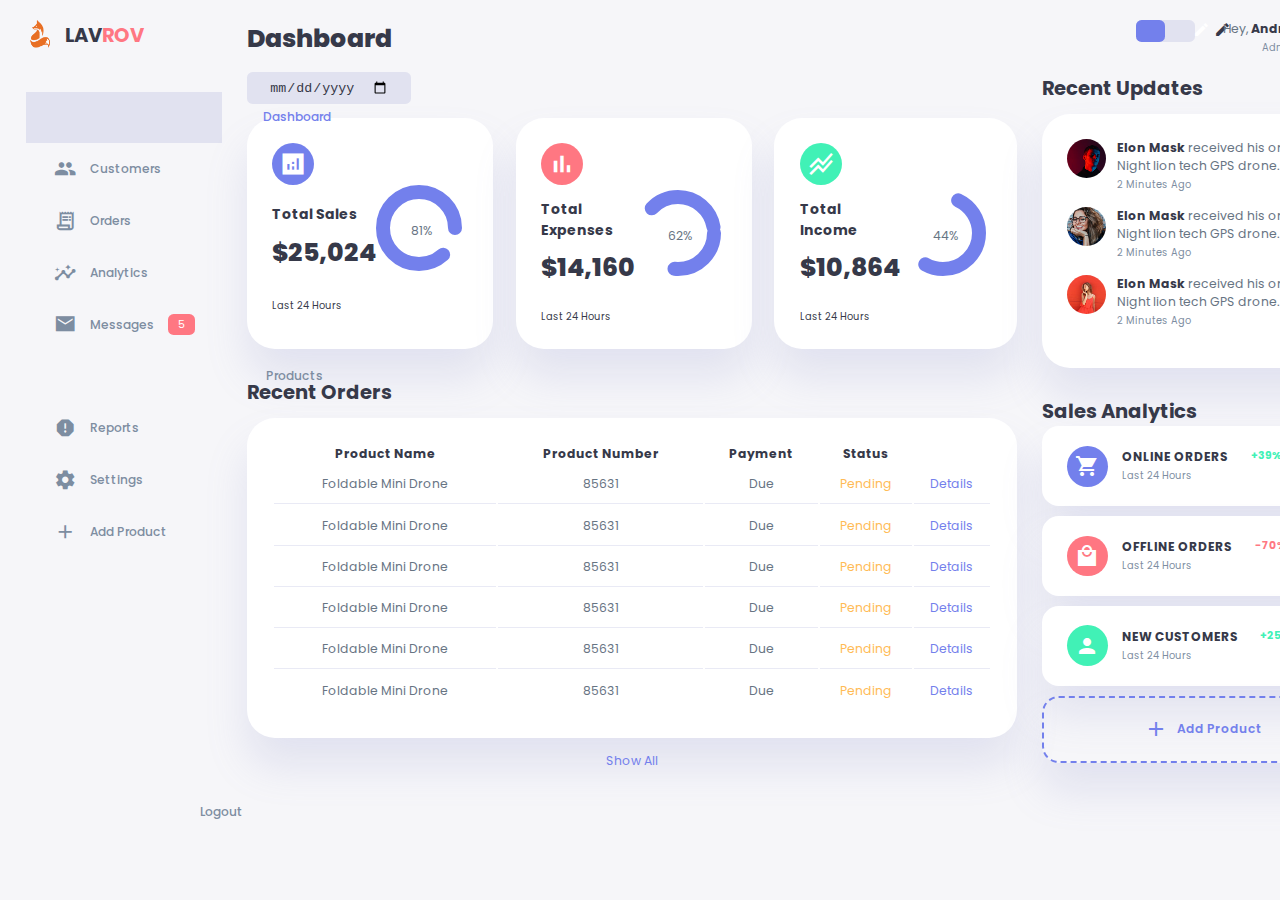
<file: admin_dashboard/index.html>
<!DOCTYPE html>
<html lang="en">
<head>
    <meta charset="UTF-8">
    <meta http-equiv="X-UA-Compatible" content="IE=edge">
    <meta name="viewport" content="width=device-width, initial-scale=1.0">
    <title>Responsive Dashboard</title>
    <!-- MATERIAL CDN-->
    <link rel="stylesheet" href="https://fonts.googleapis.com/icon?family=Material+Icons+Sharp">
    <!-- STYLESHEET -->
    <link rel="stylesheet" href="./style.css">
</head>
<body>
    <div class="container">
        <aside>
            <div class="top">
                <div class="logo">
                    <img src="./images/logo-new.png">
                    <h2>LAV<span class="danger">ROV</span></h2>
                </div>
                <div class="close" id="close-btn">
                    <span class="material-icons-sharp">close</span>
                </div>
            </div>

            <div class="sidebar">
                <a href="#" class="active">
                    <span class="material-icons-sharp">grid_view</span>
                    <h3>Dashboard</h3>
                </a>
                <a href="#">
                    <span class="material-icons-sharp">group</span>                    
                    <h3>Customers</h3>
                </a>
                <a href="#">
                    <span class="material-icons-sharp">receipt_long</span>
                    <h3>Orders</h3>
                </a>
                <a href="#">
                    <span class="material-icons-sharp">insights</span>                    
                    <h3>Analytics</h3>
                </a>
                <a href="#">
                    <span class="material-icons-sharp">mail</span>                    
                    <h3>Messages</h3>
                    <span class="message-count">5</span>
                </a>
                <a href="#">
                    <span class="material-icons-sharp">inventory</span>                    
                    <h3>Products</h3>
                </a>
                <a href="#">
                    <span class="material-icons-sharp">report</span>                    
                    <h3>Reports</h3>
                </a>
                <a href="#">
                    <span class="material-icons-sharp">settings</span>                    
                    <h3>Settings</h3>
                </a>
                <a href="#">
                    <span class="material-icons-sharp">add</span>                    
                    <h3>Add Product</h3>
                </a>
                <a href="#">
                    <span class="material-icons-sharp">logout</span>                    
                    <h3>Logout</h3>
                </a>
            </div>
        </aside>
        <!-- END OF ASIDE -->
        <main>
            <h1>Dashboard</h1>

            <div class="date">
                <input type="date">
            </div>

            <div class="insights">
                <div class="sales">
                    <span class="material-icons-sharp">analytics</span>
                    <div class="middle">
                        <div class="lef">
                            <h3>Total Sales</h3>
                            <h1>$25,024</h1>
                        </div>
                        <div class="progress">
                            <svg>
                                <circle cx='38' cy='38' r='36'></circle>
                            </svg>
                            <div class="number">
                                <p>81%</p>
                            </div>
                        </div>
                    </div>
                    <small class="text-mute">Last 24 Hours</small>
                </div>
                <!-- END OF SALES -->
                <div class="expenses">
                    <span class="material-icons-sharp">bar_chart</span>                    
                    <div class="middle">
                        <div class="lef">
                            <h3>Total Expenses</h3>
                            <h1>$14,160</h1>
                        </div>
                        <div class="progress">
                            <svg>
                                <circle cx='38' cy='38' r='36'></circle>
                            </svg>
                            <div class="number">
                                <p>62%</p>
                            </div>
                        </div>
                    </div>
                    <small class="text-mute">Last 24 Hours</small>
                </div>
                <!-- END OF EXPENSES -->
                <div class="income">
                    <span class="material-icons-sharp">stacked_line_chart</span>                    
                    <div class="middle">
                        <div class="lef">
                            <h3>Total Income</h3>
                            <h1>$10,864</h1>
                        </div>
                        <div class="progress">
                            <svg>
                                <circle cx='38' cy='38' r='36'></circle>
                            </svg>
                            <div class="number">
                                <p>44%</p>
                            </div>
                        </div>
                    </div>
                    <small class="text-mute">Last 24 Hours</small>
                </div>
                <!-- END OF INCOMES -->
            </div>
            <!-- END OF INSIGHTS -->

            <div class="recent-orders">
                <h2>Recent Orders</h2>
                <table>
                    <thead>
                        <tr>
                            <th>Product Name</th>
                            <th>Product Number</th>
                            <th>Payment </th>
                            <th>Status</th>
                            <th></th>
                        </tr>
                    </thead>
                    <tbody>
                        <tr>
                            <td>Foldable Mini Drone</td>
                            <td>85631</td>
                            <td>Due</td>
                            <td class="warning">Pending</td>
                            <td class="primary">Details</td>
                        </tr>
                        <tr>
                            <td>Foldable Mini Drone</td>
                            <td>85631</td>
                            <td>Due</td>
                            <td class="warning">Pending</td>
                            <td class="primary">Details</td>
                        </tr>
                        <tr>
                            <td>Foldable Mini Drone</td>
                            <td>85631</td>
                            <td>Due</td>
                            <td class="warning">Pending</td>
                            <td class="primary">Details</td>
                        </tr>
                        <tr>
                            <td>Foldable Mini Drone</td>
                            <td>85631</td>
                            <td>Due</td>
                            <td class="warning">Pending</td>
                            <td class="primary">Details</td>
                        </tr>
                        <tr>
                            <td>Foldable Mini Drone</td>
                            <td>85631</td>
                            <td>Due</td>
                            <td class="warning">Pending</td>
                            <td class="primary">Details</td>
                        </tr>
                        <tr>
                            <td>Foldable Mini Drone</td>
                            <td>85631</td>
                            <td>Due</td>
                            <td class="warning">Pending</td>
                            <td class="primary">Details</td>
                        </tr>
                    </tbody>
                </table>
                <a href="#">Show All</a>
            </div>
        </main>
        <!-- END OF MAIN -->

        <div class="right">
            <div class="top">
                <button id="menu-btn">
                    <span class="material-icons-sharp">menu</span>
                </button>
                <div class="theme-toggler">
                    <span class="material-icons-sharp active">light_mode</span>
                    <span class="material-icons-sharp">dark_mode</span>
                </div>
                <div class="profile">
                    <div class="info">
                        <p>Hey, <b>Andrei</b></p>
                        <small class="text-muted">Admin</small>
                    </div>
                    <div class="profile-photo">
                        <img src="./images/profile-1-new.jpg">
                    </div>
                </div>
            </div>
            <!-- END OF TOP -->

            <div class="recent-updates">
                <h2>Recent Updates</h2>
                <div class="updates">
                    <div class="update">
                        <div class="profile-photo">
                            <img src="./images/profile-2.jpg">
                        </div>
                        <div class="message">
                            <p><b>Elon Mask</b> received his order of Night lion tech 
                            GPS drone.</p>
                            <small class="text-muted">2 Minutes Ago</small>
                        </div>
                    </div>
                    <div class="update">
                        <div class="profile-photo">
                            <img src="./images/profile-3.jpg">
                        </div>
                        <div class="message">
                            <p><b>Elon Mask</b> received his order of Night lion tech 
                            GPS drone.</p>
                            <small class="text-muted">2 Minutes Ago</small>
                        </div>
                    </div>
                    <div class="update">
                        <div class="profile-photo">
                            <img src="./images/profile-4.jpg">
                        </div>
                        <div class="message">
                            <p><b>Elon Mask</b> received his order of Night lion tech 
                            GPS drone.</p>
                            <small class="text-muted">2 Minutes Ago</small>
                        </div>
                    </div>
                </div>
            </div>
            <!-- END OF RECENT UPDATES -->

            <div class="sales-analytics">
                <h2>Sales Analytics</h2>
                <div class="item online">
                    <div class="icon">
                        <span class="material-icons-sharp">shopping_cart</span>
                    </div>
                    <div class="right">
                        <div class="info">
                            <h3>ONLINE ORDERS</h3>
                            <small class="text-muted">Last 24 Hours</small>
                        </div>
                        <h5 class="success">+39%</h5>
                        <h3>3849</h3>
                    </div>
                </div>
                <div class="item offline">
                    <div class="icon">
                        <span class="material-icons-sharp">local_mall</span>
                    </div>
                    <div class="right">
                        <div class="info">
                            <h3>OFFLINE ORDERS</h3>
                            <small class="text-muted">Last 24 Hours</small>
                        </div>
                        <h5 class="danger">-70%</h5>
                        <h3>1100</h3>
                    </div>
                </div>
                <div class="item customers">
                    <div class="icon">
                        <span class="material-icons-sharp">person</span>
                    </div>
                    <div class="right">
                        <div class="info">
                            <h3>NEW CUSTOMERS</h3>
                            <small class="text-muted">Last 24 Hours</small>
                        </div>
                        <h5 class="success">+25%</h5>
                        <h3>849</h3>
                    </div>
                </div>
                <div class="item add-product">
                    <div>
                        <span class="material-icons-sharp">add</span>
                        <h3>Add Product</h3>
                    </div>
                </div>
            </div>
        </div>
    </div>
    
    <script src="./orders.js"></script>
    <script src="./index.js"></script>
</body>
</html>
</file>
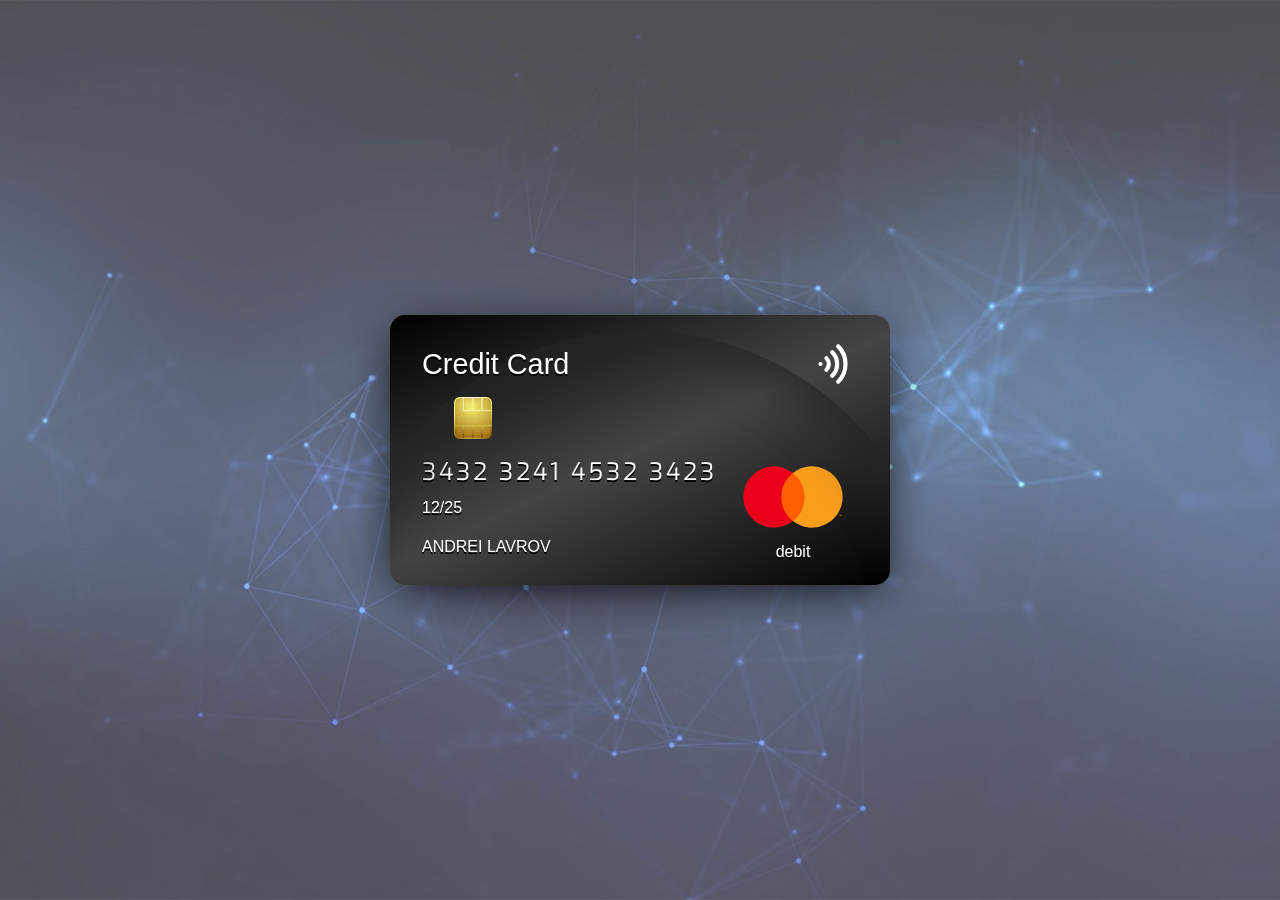
<file: credit_card_design/index.html>
<!DOCTYPE html>
<html lang="en">
<head>
    <meta charset="UTF-8">
    <meta http-equiv="X-UA-Compatible" content="IE=edge">
    <meta name="viewport" content="width=device-width, initial-scale=1.0">
    <title>Credit Card Design</title>
    <link rel="stylesheet" href="style.css">
    <link rel="stylesheet" href="reset.css">
 </head>
<body>
    <div class="card">
        <div class="card-top">
            <div class="card-title">Credit Card</div>
            <svg xmlns="http://www.w3.org/2000/svg" class="icon icon-tabler icon-tabler-wifi" width="24" height="24" viewBox="0 0 24 24" stroke-width="2" stroke="currentColor" fill="none" stroke-linecap="round" stroke-linejoin="round">
                <path stroke="none" d="M0 0h24v24H0z" fill="none"></path>
                <line x1="12" y1="18" x2="12.01" y2="18"></line>
                <path d="M9.172 15.172a4 4 0 0 1 5.656 0"></path>
                <path d="M6.343 12.343a8 8 0 0 1 11.314 0"></path>
                <path d="M3.515 9.515c4.686 -4.687 12.284 -4.687 17 0"></path>
             </svg>
        </div>
        <div class="card-center">
            <img src="chip_real_new.png">
        </div>
        <div class="card-bottom">
            <div class="card-bottom-left">
                <div class="card-number">3432 3241 4532 3423</div>
                <div>12/25</div>
                <div style="margin-top: 10px;">ANDREI LAVROV</div>
            </div>
            <div class="card-bottom-right">
                <img src="mc_symbol.svg" alt="..." width="130 ">
                <span style="text-align: center;">debit</span>
            </div>
        </div>
    </div>    
</body>
</html>
</file>
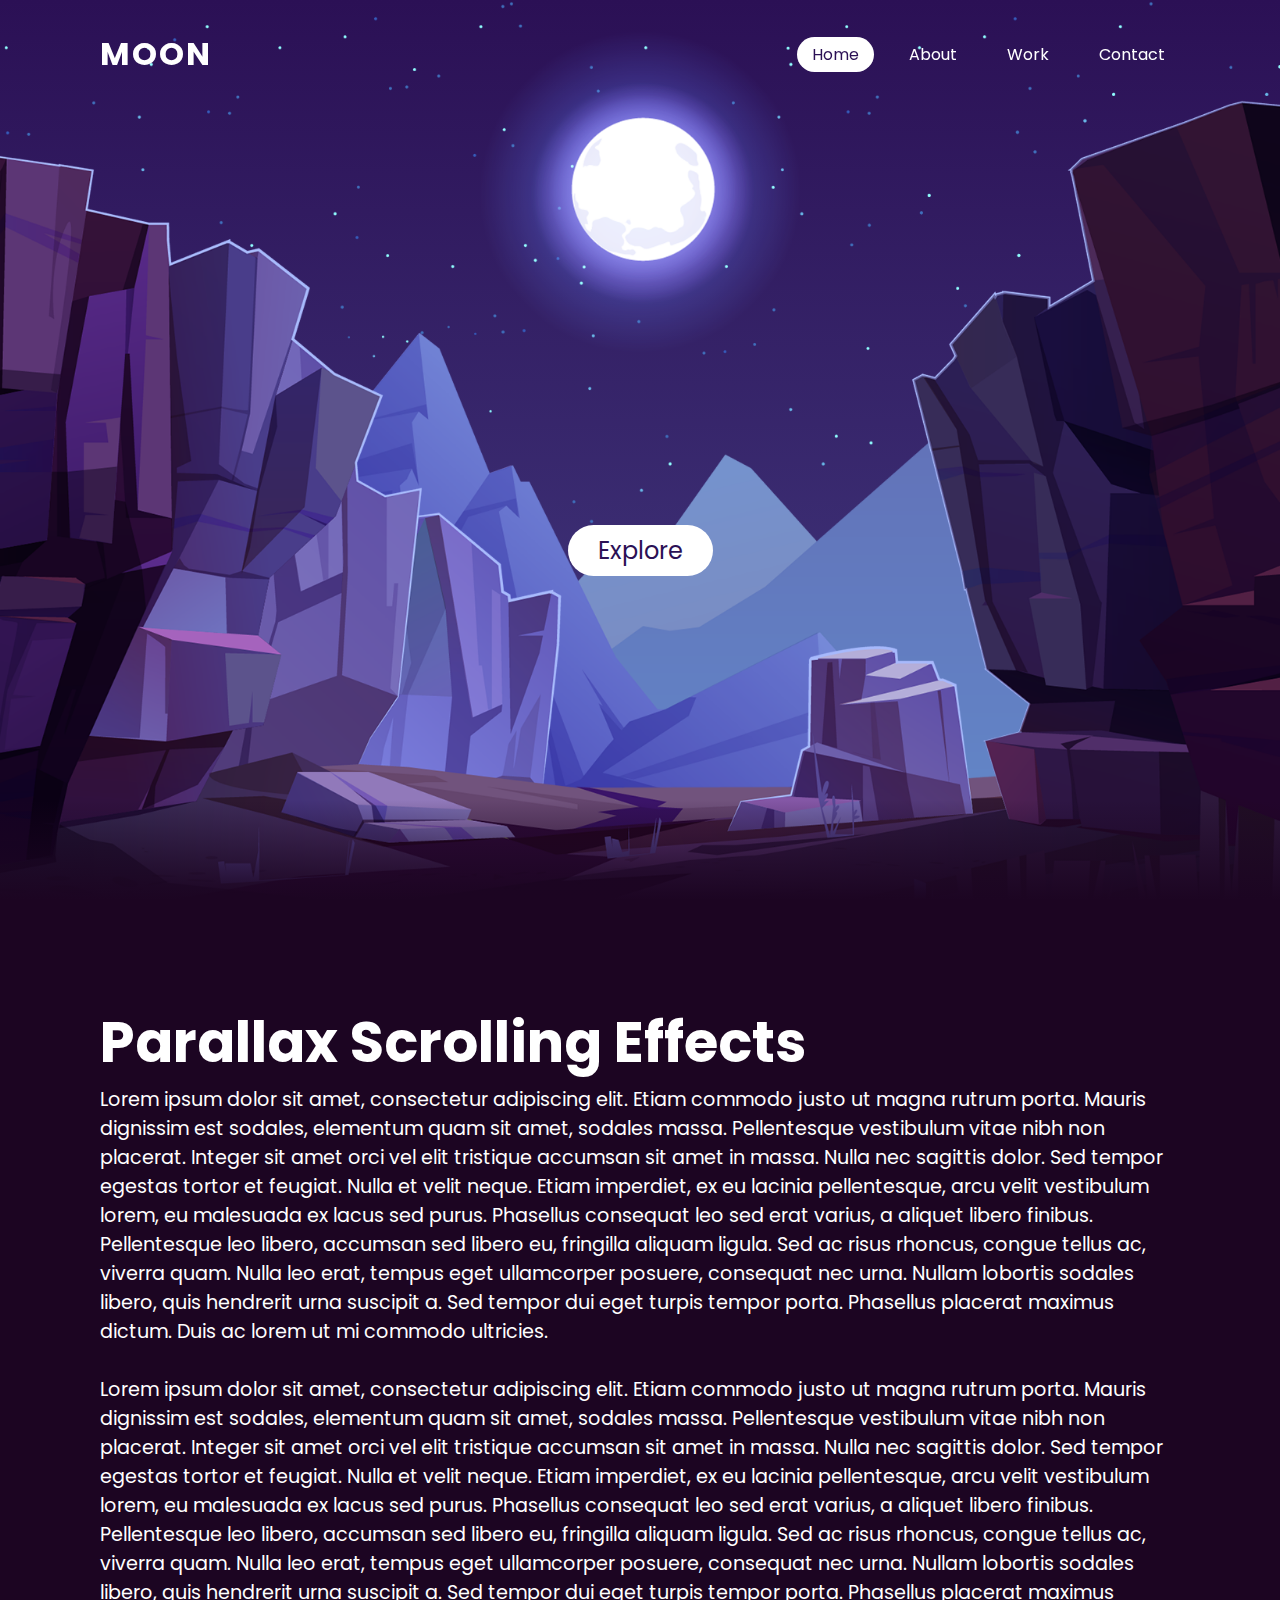
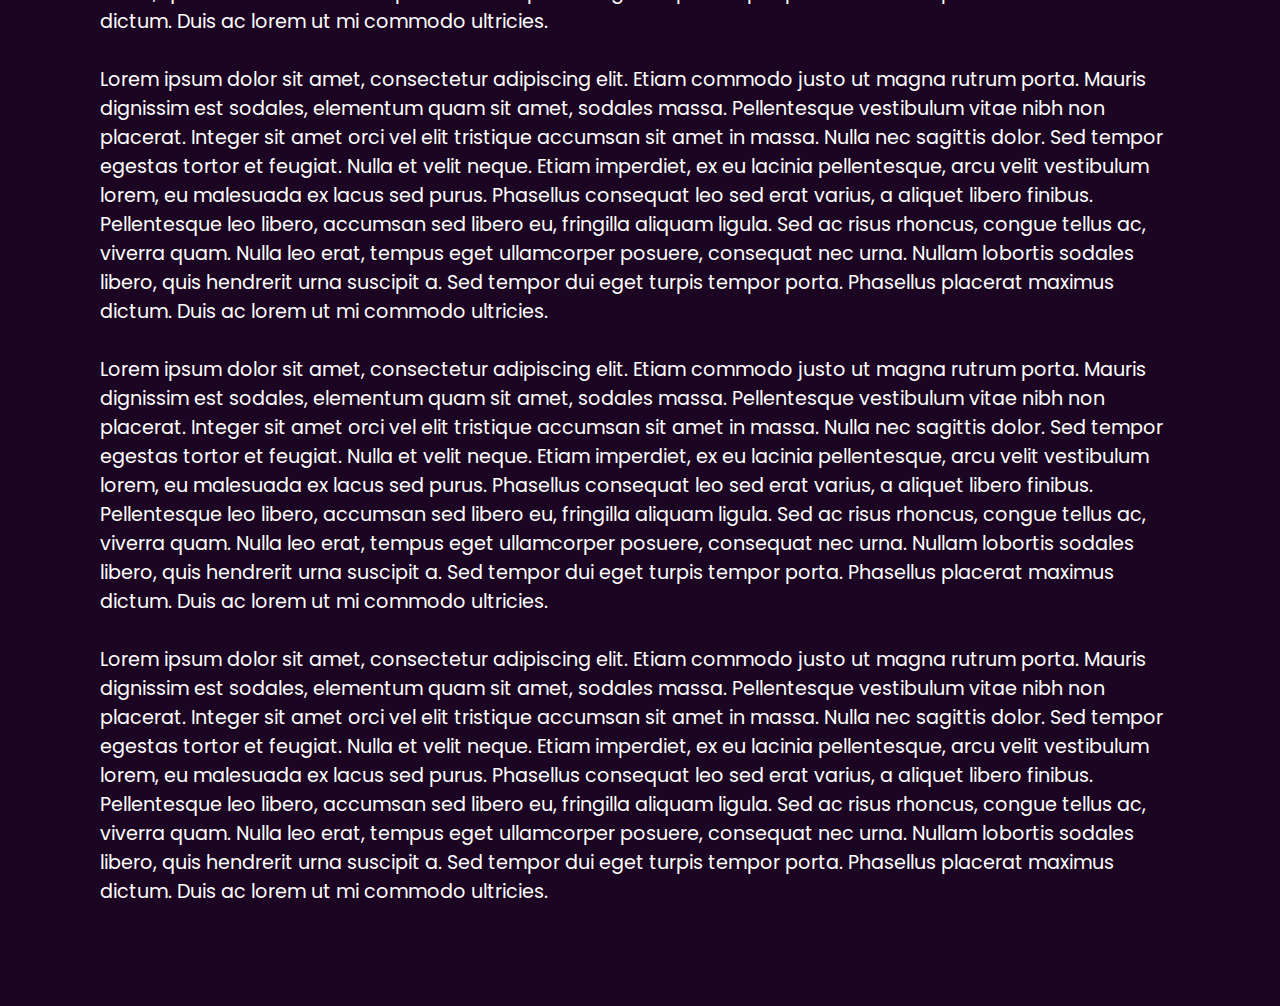
<file: parallax_scrolling_website/index.html>
<!DOCTYPE html>
<html lang="en">
<head>
    <meta charset="UTF-8">
    <meta http-equiv="X-UA-Compatible" content="IE=edge">
    <meta name="viewport" content="width=device-width, initial-scale=1.0">
    <title>Parallax Scrolling Website | Vanilla Javascript</title>
    <link rel="stylesheet" href="style.css" type="text/css">
</head>
<body>
    <header>
        <a href="#" class="logo">MOON</a>
        <ul>
            <li><a href="#" class="active">Home</a></li>
            <li><a href="#">About</a></li>
            <li><a href="#">Work</a></li>
            <li><a href="#">Contact</a></li>
        </ul>
    </header>
    <section>
        <img src="stars.png" id="stars">
        <img src="moon.png" id="moon">
        <img src="mountains_behind.png" id="mountains_behind">
        <h2 id="text">Moon Light</h2>
        <a href="#sec" id="btn">Explore</a>
        <img src="mountains_front.png" id="mountains_front">
    </section>
    <div class="sec" id="sec">
        <h2>Parallax Scrolling Effects</h2>
        <p>
        Lorem ipsum dolor sit amet, consectetur adipiscing elit. Etiam commodo justo ut magna rutrum porta. Mauris dignissim est sodales, elementum quam sit amet, sodales massa. Pellentesque vestibulum vitae nibh non placerat. Integer sit amet orci vel elit tristique accumsan sit amet in massa. Nulla nec sagittis dolor. Sed tempor egestas tortor et feugiat. Nulla et velit neque. Etiam imperdiet, ex eu lacinia pellentesque, arcu velit vestibulum lorem, eu malesuada ex lacus sed purus. Phasellus consequat leo sed erat varius, a aliquet libero finibus. Pellentesque leo libero, accumsan sed libero eu, fringilla aliquam ligula. Sed ac risus rhoncus, congue tellus ac, viverra quam. Nulla leo erat, tempus eget ullamcorper posuere, consequat nec urna. Nullam lobortis sodales libero, quis hendrerit urna suscipit a. Sed tempor dui eget turpis tempor porta. Phasellus placerat maximus dictum. Duis ac lorem ut mi commodo ultricies.
        <br><br>
        Lorem ipsum dolor sit amet, consectetur adipiscing elit. Etiam commodo justo ut magna rutrum porta. Mauris dignissim est sodales, elementum quam sit amet, sodales massa. Pellentesque vestibulum vitae nibh non placerat. Integer sit amet orci vel elit tristique accumsan sit amet in massa. Nulla nec sagittis dolor. Sed tempor egestas tortor et feugiat. Nulla et velit neque. Etiam imperdiet, ex eu lacinia pellentesque, arcu velit vestibulum lorem, eu malesuada ex lacus sed purus. Phasellus consequat leo sed erat varius, a aliquet libero finibus. Pellentesque leo libero, accumsan sed libero eu, fringilla aliquam ligula. Sed ac risus rhoncus, congue tellus ac, viverra quam. Nulla leo erat, tempus eget ullamcorper posuere, consequat nec urna. Nullam lobortis sodales libero, quis hendrerit urna suscipit a. Sed tempor dui eget turpis tempor porta. Phasellus placerat maximus dictum. Duis ac lorem ut mi commodo ultricies.
        <br><br>
        Lorem ipsum dolor sit amet, consectetur adipiscing elit. Etiam commodo justo ut magna rutrum porta. Mauris dignissim est sodales, elementum quam sit amet, sodales massa. Pellentesque vestibulum vitae nibh non placerat. Integer sit amet orci vel elit tristique accumsan sit amet in massa. Nulla nec sagittis dolor. Sed tempor egestas tortor et feugiat. Nulla et velit neque. Etiam imperdiet, ex eu lacinia pellentesque, arcu velit vestibulum lorem, eu malesuada ex lacus sed purus. Phasellus consequat leo sed erat varius, a aliquet libero finibus. Pellentesque leo libero, accumsan sed libero eu, fringilla aliquam ligula. Sed ac risus rhoncus, congue tellus ac, viverra quam. Nulla leo erat, tempus eget ullamcorper posuere, consequat nec urna. Nullam lobortis sodales libero, quis hendrerit urna suscipit a. Sed tempor dui eget turpis tempor porta. Phasellus placerat maximus dictum. Duis ac lorem ut mi commodo ultricies.
        <br><br>
        Lorem ipsum dolor sit amet, consectetur adipiscing elit. Etiam commodo justo ut magna rutrum porta. Mauris dignissim est sodales, elementum quam sit amet, sodales massa. Pellentesque vestibulum vitae nibh non placerat. Integer sit amet orci vel elit tristique accumsan sit amet in massa. Nulla nec sagittis dolor. Sed tempor egestas tortor et feugiat. Nulla et velit neque. Etiam imperdiet, ex eu lacinia pellentesque, arcu velit vestibulum lorem, eu malesuada ex lacus sed purus. Phasellus consequat leo sed erat varius, a aliquet libero finibus. Pellentesque leo libero, accumsan sed libero eu, fringilla aliquam ligula. Sed ac risus rhoncus, congue tellus ac, viverra quam. Nulla leo erat, tempus eget ullamcorper posuere, consequat nec urna. Nullam lobortis sodales libero, quis hendrerit urna suscipit a. Sed tempor dui eget turpis tempor porta. Phasellus placerat maximus dictum. Duis ac lorem ut mi commodo ultricies.
        <br><br>
        Lorem ipsum dolor sit amet, consectetur adipiscing elit. Etiam commodo justo ut magna rutrum porta. Mauris dignissim est sodales, elementum quam sit amet, sodales massa. Pellentesque vestibulum vitae nibh non placerat. Integer sit amet orci vel elit tristique accumsan sit amet in massa. Nulla nec sagittis dolor. Sed tempor egestas tortor et feugiat. Nulla et velit neque. Etiam imperdiet, ex eu lacinia pellentesque, arcu velit vestibulum lorem, eu malesuada ex lacus sed purus. Phasellus consequat leo sed erat varius, a aliquet libero finibus. Pellentesque leo libero, accumsan sed libero eu, fringilla aliquam ligula. Sed ac risus rhoncus, congue tellus ac, viverra quam. Nulla leo erat, tempus eget ullamcorper posuere, consequat nec urna. Nullam lobortis sodales libero, quis hendrerit urna suscipit a. Sed tempor dui eget turpis tempor porta. Phasellus placerat maximus dictum. Duis ac lorem ut mi commodo ultricies.
        </p>
    </div>

    <script>
        let stars =  document.getElementById('stars');
        let moon =  document.getElementById('moon');
        let mountains_behind =  document.getElementById('mountains_behind');
        let text = document.getElementById('text')
        let btn = document.getElementById('btn')
        let mountains_front =  document.getElementById('mountains_front');
        let header = document.querySelector('header');

        window.addEventListener('scroll', function(){
            let value = window.scrollY;
            stars.style.left = value * 0.25 + 'px';
            moon.style.top = value * 1.05 + 'px';
            mountains_behind.style.top = value * 0.5 + 'px';
            mountains_front.style.top = value * 0 + 'px';
            text.style.marginRight = value * 3 + 'px';
            text.style.marginTop = value * 1.5 + 'px';
            btn.style.marginTop = value * 1.5 + 'px';
            header.style.top = value * 0.5 + 'px';
        })
    </script>
</body>
</html>
</file>
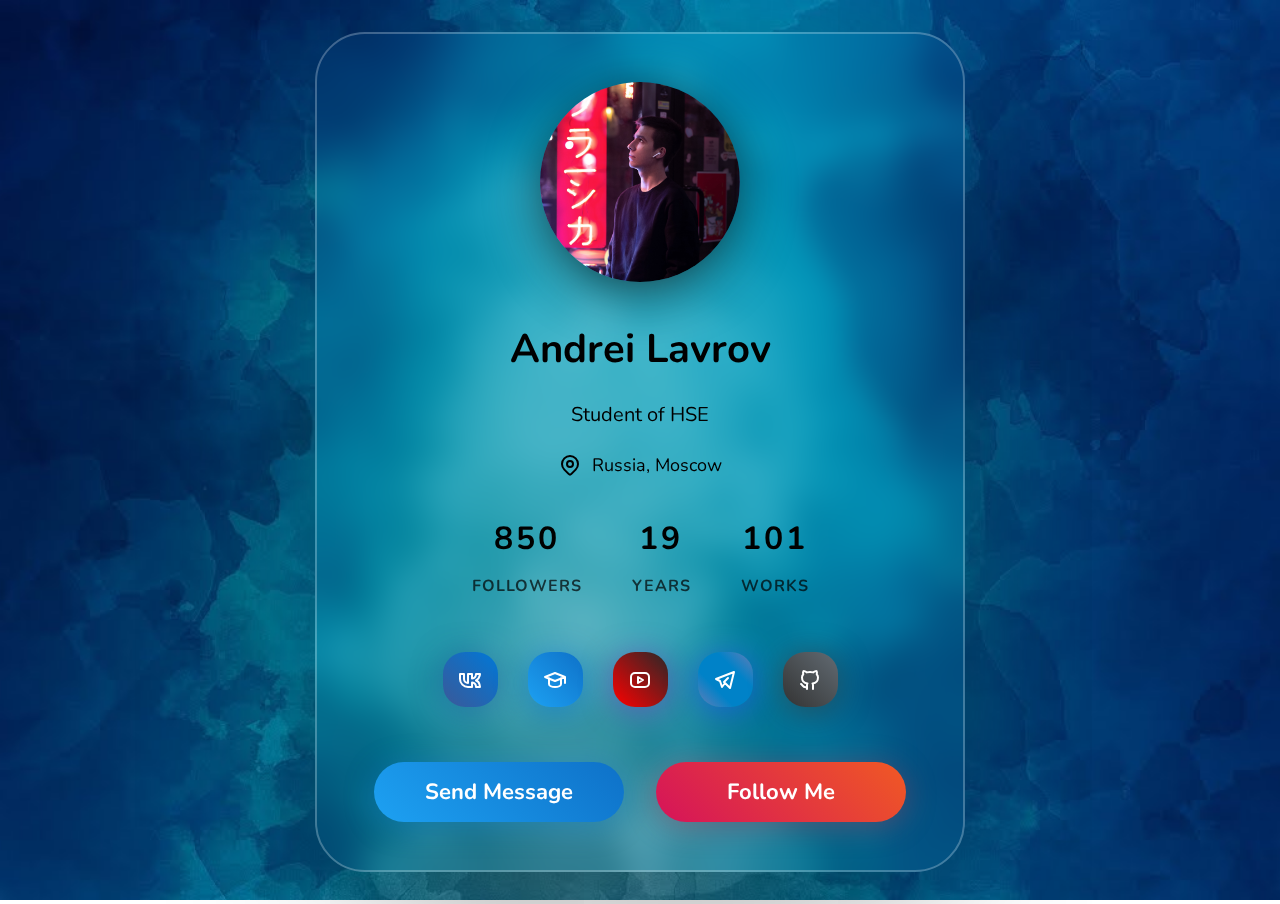
<file: profile_card/idex.html>
<!DOCTYPE html>
<html lang="en">
<head>
    <meta charset="UTF-8">
    <meta http-equiv="X-UA-Compatible" content="IE=edge">
    <meta name="viewport" content="width=device-width, initial-scale=1.0">
    <title>Profile Card</title>
    <link rel="stylesheet" href="style.css">
    <link rel="stylesheet" href="reset.css">
</head>
<body>
    <div class="profile-card">
        <figure class="profile-card__img">
            <img src="avatar.webp" alt="...">
        </figure>

        <div class="profile-card__desc">
            <h1>Andrei Lavrov  </h1>
            <div>Student of HSE</div>
            <div style="display: flex;align-items: center; gap: 10px; justify-content: center">
                <svg xmlns="http://www.w3.org/2000/svg" class="icon icon-tabler icon-tabler-map-pin" width="24" height="24" viewBox="0 0 24 24" stroke-width="2" stroke="currentColor" fill="none" stroke-linecap="round" stroke-linejoin="round">
                    <path stroke="none" d="M0 0h24v24H0z" fill="none"></path>
                    <circle cx="12" cy="11" r="3"></circle>
                    <path d="M17.657 16.657l-4.243 4.243a2 2 0 0 1 -2.827 0l-4.244 -4.243a8 8 0 1 1 11.314 0z"></path>
                 </svg>
                 <span>Russia, Moscow</span>
            </div>
        </div>

        <div class="profile-card__info">
            <div>
                <div>850</div>
                <div>Followers</div>
            </div>
            <div>
                <div>19</div>
                <div>Years</div>
            </div>
            <div>
                <div>101</div>
                <div>Works</div>
            </div>
        </div>

        <div class="profile-card__social">
            <a href="https://vk.com/andrei.lavrov" class="vk">
                <svg xmlns="http://www.w3.org/2000/svg" class="icon icon-tabler icon-tabler-brand-vk" width="24" height="24" viewBox="0 0 24 24" stroke-width="2" stroke="currentColor" fill="none" stroke-linecap="round" stroke-linejoin="round">
                    <path stroke="none" d="M0 0h24v24H0z" fill="none"></path>
                    <path d="M14 19h-4a8 8 0 0 1 -8 -8v-5h4v5a4 4 0 0 0 4 4h0v-9h4v4.5l.03 -.004a4.531 4.531 0 0 0 3.97 -4.496h4l-.342 1.711a6.858 6.858 0 0 1 -3.658 4.789h0a5.34 5.34 0 0 1 3.566 4.111l.434 2.389h0h-4a4.531 4.531 0 0 0 -3.97 -4.496v4.5z"></path>
                 </svg>
            </a>
            <a href="https://www.hse.ru/" class="hse">
                <svg xmlns="http://www.w3.org/2000/svg" class="icon icon-tabler icon-tabler-school" width="24" height="24" viewBox="0 0 24 24" stroke-width="2" stroke="currentColor" fill="none" stroke-linecap="round" stroke-linejoin="round">
                    <path stroke="none" d="M0 0h24v24H0z" fill="none"></path>
                    <path d="M22 9l-10 -4l-10 4l10 4l10 -4v6"></path>
                    <path d="M6 10.6v5.4a6 3 0 0 0 12 0v-5.4"></path>
                 </svg>
            </a>
            <a href="https://www.youtube.com/channel/UC2es39Z_Tnjzl_Lu2wxpORA" class="youtube">
                <svg xmlns="http://www.w3.org/2000/svg" class="icon icon-tabler icon-tabler-brand-youtube" width="24" height="24" viewBox="0 0 24 24" stroke-width="2" stroke="currentColor" fill="none" stroke-linecap="round" stroke-linejoin="round">
                    <path stroke="none" d="M0 0h24v24H0z" fill="none"></path>
                    <rect x="3" y="5" width="18" height="14" rx="4"></rect>
                    <path d="M10 9l5 3l-5 3z"></path>
                 </svg>
            </a>
            <a href="https://t.me/andrei_lavrov" class="telegram">
                <svg xmlns="http://www.w3.org/2000/svg" class="icon icon-tabler icon-tabler-brand-telegram" width="24" height="24" viewBox="0 0 24 24" stroke-width="2" stroke="currentColor" fill="none" stroke-linecap="round" stroke-linejoin="round">
                    <path stroke="none" d="M0 0h24v24H0z" fill="none"></path>
                    <path d="M15 10l-4 4l6 6l4 -16l-18 7l4 2l2 6l3 -4"></path>
                 </svg>
            </a>  
            <a href="https://github.com/AndreisLavrov" class="github">
                <svg xmlns="http://www.w3.org/2000/svg" class="icon icon-tabler icon-tabler-brand-github" width="24" height="24" viewBox="0 0 24 24" stroke-width="2" stroke="currentColor" fill="none" stroke-linecap="round" stroke-linejoin="round">
                    <path stroke="none" d="M0 0h24v24H0z" fill="none"></path>
                    <path d="M9 19c-4.3 1.4 -4.3 -2.5 -6 -3m12 5v-3.5c0 -1 .1 -1.4 -.5 -2c2.8 -.3 5.5 -1.4 5.5 -6a4.6 4.6 0 0 0 -1.3 -3.2a4.2 4.2 0 0 0 -.1 -3.2s-1.1 -.3 -3.5 1.3a12.3 12.3 0 0 0 -6.2 0c-2.4 -1.6 -3.5 -1.3 -3.5 -1.3a4.2 4.2 0 0 0 -.1 3.2a4.6 4.6 0 0 0 -1.3 3.2c0 4.6 2.7 5.7 5.5 6c-.6 .6 -.6 1.2 -.5 2v3.5"></path>
                 </svg>
            </a>           
        </div>

        <dev class="profile-card__actions">
            <button class="blue">Send Message</button>
            <button class="orange">Follow Me</button>
        </dev>
    </div>
</body>
</html>
</file>
<file: admin_dashboard/style.css>
@import url('https://fonts.googleapis.com/css2?family=Exo:wght@500&family=Nunito:wght@300;400;500;600;700&family=Poppins:wght@300;400;500;600;700;800&display=swap');

/* ROOT VARIABLES */
:root
{
    --color-primary: #7380ec;
    --color-danger: #ff7782;
    --color-success: #41f1b6;
    --color-warning: #ffbb55;
    --color-white: #fff;
    --color-info-dark: #7d8da1;
    --color-info-ligth: #dce1eb;
    --color-dark: #363949;
    --color-light: rgba(132, 139, 200, 0.18);
    --color-primary-variant: #111e88;
    --color-dark-variant: #677483;
    --color-background: #f6f6f9;

    --card-boder-radius: 2rem;
    --border-radius-1: 0.4rem;
    --border-radius-2: 0.8rem;
    --border-radius-3: 1.2rem;

    --card-padding: 1.8rem;
    --padding-1: 1.2rem;

    --box-shadow: 0 2rem 3rem var(--color-light);
}

/* DARK THEME VARAIBLES */
.dark-theme-variables 
{
    --color-background: #181a1e;
    --color-white: #202528;
    --color-dark: #edeffd;
    --color-dark-variant: #a3bdcc;
    --color-light: rgba(0, 0, 0, 0.4);
    --box-shadow: 0 2rem 3rem var(--color-light);
}

*
{
    margin: 0;
    padding: 0;
    outline: 0;
    appearance: none;
    border: 0;
    text-decoration: none;
    list-style: none;
    box-sizing: border-box;
}

html 
{
    font-size: 14px;
}

body
{
    width: 100vw;
    height: 100vh;
    font-family: poppins, sans-serif;
    font-size: 0.88rem;
    background: var(--color-background);
    user-select: none;
    overflow-x: hidden;
    color: var(--color-dark);
}

.container
{
    display: grid;
    width: 96%;
    margin: 0 auto;
    gap: 1.8rem;
    grid-template-columns: 14rem auto 23rem;
}

a
{
    color: var(--color-dark);
}

img 
{
    display: block;
    width: 100%;
}

h1
{
    font-weight: 800;
    font-size: 1.8rem;
}

h2
{
    font-size: 1.4rem;
}

h3
{
    font-size: 0.87rem;
}

h4
{
    font-size: 0.8rem;
}

h5
{
    font-size: 0.77rem;
}

small
{
    font-size: 0.7rem;
}

.profile-photo
{
    width: 2.8rem;
    height: 2.8rem;
    border-radius: 50%;
    overflow-x: hidden;
}

.text-muted
{
    color: var(--color-info-dark);
}

p
{
    color: var(--color-dark-variant);
}

b
{
    color: var(--color-dark);
}

.primary
{
    color: var(--color-primary);
}

.danger
{
    color: var(--color-danger);
}

.success
{
    color: var(--color-success);
}

.warning
{
    color: var(--color-warning);
}

aside
{
    height: 100vh;
}

aside .top
{
    display: flex;
    align-items: center;
    justify-content: space-between;
    margin-top: 1.4rem;
}

aside .logo
{
    display: flex;
    gap: 0.8rem;
}

aside .logo img
{
    width: 2rem;
    height: 2rem;
}

aside .close
{
    display: none;
}

/*==========SIDEBAR=========*/

aside .sidebar
{
    display: flex;
    flex-direction: column;
    height: 86vh;
    position: relative;
    top: 3rem;    
}

aside h3
{
    font-weight: 500;
}

aside .sidebar a
{
    display: flex;
    color: var(--color-info-dark);
    margin-left: 2rem;
    gap: 1rem;
    align-items: center;
    position: relative;
    height: 3.7rem;
    transition: all 300ms ease;
}

aside .sidebar a span
{
    font-size: 1.6rem;
    transition: all 300ms ease;
}

aside .sidebar a:last-child
{
    position: absolute;
    bottom: 2rem;
    width: 100%;
}

aside .sidebar a.active
{
    background: var(--color-light);
    color: var(--color-primary);
    margin-left: 0;
}

aside .sidebar a.active::before
{
    content: '';
    width: 6px;
    height: 100%;
    background-color: var(--color-primary);
}

aside .sidebar a.active span 
{
    color: var(--color-primary);
    margin-left: calc(1rem - 3px);
}

aside .sidebar a:hover
{
    color: var(--color-primary);   
}

aside .sidebar a:hover span
{
    margin-left: 1rem;
}

aside .sidebar .message-count
{
    background: var(--color-danger);
    color: var(--color-white);
    padding: 2px 10px;
    font-size: 11px;
    border-radius: var(--border-radius-1);
}

/* ========= MAIN ======= */

main
{
    margin-top: 1.4rem;
}

main .date
{
    display: inline-block;
    background: var(--color-light);
    border-radius: var(--border-radius-1);
    margin-top: 1rem;
    padding: 0.5rem 1.6rem;
}

main .date input[type='date']
{
    background: transparent;
    color: var(--color-dark);
}

main .insights
{
    display: grid;
    grid-template-columns: repeat(3, 1fr);
    gap: 1.6rem;
}

main .insights > div
{
    background: var(--color-white);
    padding: var(--card-padding);
    border-radius: var(--card-boder-radius);
    margin-top: 1rem;
    box-shadow: var(--box-shadow);
    transition: all 300ms ease;
}

main .insights > div:hover 
{
    box-shadow: none;
}

main .insights > div span
{
    background: var(--color-primary);
    padding: 0.5rem;
    border-radius: 50%;
    color: var(--color-white);
    font-size: 2rem;
}

main .insights > div.expenses span
{
    background: var(--color-danger);
}

main .insights > div.income span
{
    background: var(--color-success);
}

main .insights > div .middle
{
   display: flex;
   align-items: center;
   justify-content: space-between;
}

main .insights h3
{
    margin: 1rem 0 0.6rem;
    font-size: 1rem;
}

main .insights .progress
{
    position: relative;
    width: 92px;
    height: 92px;
    border-radius: 50%;
}

main .insights svg
{
    width: 7rem;
    height: 7rem;
}

main .insights svg circle
{
    fill: none;
    stroke: var(--color-primary);
    stroke-width: 14;
    stroke-linecap: round;
    transform: translate(5px, 5px);
    stroke-dasharray: 110;
    stroke-dashoffset: 92;
}

main .insights .sales svg circle
{
    stroke-dashoffset: -30;
    stroke-dasharray: 200;
}

main .insights .expenses svg circle
{
    stroke-dashoffset: 20;
    stroke-dasharray: 80;
}

main .insights .income svg circle
{
    stroke-dashoffset: 35;
    stroke-dasharray: 110;
}

main .insights .progress .number
{
    position: absolute;
    top: 0;
    left: 0;
    height: 100%;
    width: 100%;
    display: flex;
    justify-content: center;
    align-items: center;
}

main .insights small
{
    margin-top: 1.6rem;
    display: block;
}

/*============ RECENT ORDERS ============*/

main .recent-orders
{
    margin-top: 2rem;
}

main .recent-orders h2
{
    margin-bottom: 0.8rem;
}

main .recent-orders table
{
    background: var(--color-white);
    width: 100%;
    border-radius: var(--card-boder-radius);
    padding: var(--card-padding);
    text-align: center;
    box-shadow: var(--box-shadow);
    transform: all 300ms ease;
}

main .recent-orders table:hover
{
    box-shadow: none;
}

main table tbody td
{
    height: 2.8rem;
    border-bottom: 1px solid var(--color-light);
    color: var(--color-dark-variant);
}

main table tbody tr:last-child td
{
    border: none;
}

main .recent-orders a
{
    text-align: center;
    display: block;
    margin: 1rem auto;
    color: var(--color-primary)
}

/* ============= RIGHT ================= */

.right
{
    margin-top: 1.4rem;
}

.right .top
{
    display: flex;
    justify-content: end;
    gap: 2rem;
}

.right .top button
{
    display: none;
}

.right .theme-toggler
{
    background: var(--color-light);
    display: flex;
    justify-content: space-between;
    align-items: center;
    height: 1.6rem;
    width: 4.2rem;
    cursor: pointer;
    border-radius: var(--border-radius-1);
}

.right .theme-toggler span 
{
    font-size: 1.2rem;
    width: 50%;
    height: 100%;
    display: flex;
    align-items: center;
    justify-content: center;
}

.right .theme-toggler span.active
{
    background: var(--color-primary);
    color: white;
    border-radius: var(--border-radius-1);
}

.right .top .profile
{
    display: flex;
    gap: 2rem;
    text-align: right;
}

.right .recent-updates
{
    margin-top: 1rem;
}

.right .recent-updates h2
{
    margin-bottom: 0.8rem;
}

.right .recent-updates .updates 
{
    background: var(--color-white);
    padding: var(--card-padding);
    border-radius: var(--card-boder-radius);
    box-shadow: var(--box-shadow);
    transition: all 300ms ease;
}

.right .recent-updates .updates:hover
{
    box-shadow: none;
}

.right .recent-updates .updates .update 
{
    display: grid;
    grid-template-columns: 2.6rem auto;
    gap: 1rem;
    margin-bottom: 1rem;
}

/* ========== SALES ANALYTICS ============= */

.right .sales-analytics
{
    margin-top: 2rem;
}

.right .sales-analytics
{
    margin-bottom: 0.8rem;
}

.right .sales-analytics .item
{
    background: var(--color-white);
    display: flex;
    align-items: center;
    gap: 1rem;
    margin-bottom: 0.7rem;
    padding: 1.4rem var(--card-padding);
    border-radius: var(--card-boder-radius);
    border-radius: var(--border-radius-3);
    box-shadow: var(--box-shadow);
    transition: all 300ms ease;
}

.right .sales-analytics .item:hover
{
    box-shadow: none;
}

.right .sales-analytics .item .right
{
    display: flex;
    justify-content: space-between;
    align-items: start;
    margin: 0;
    width: 100%;
}

.right .sales-analytics .item .icon
{
    padding: 0.6rem;
    color: var(--color-white);
    border-radius: 50%;
    background: var(--color-primary);
    display: flex;
}

.right .sales-analytics .item.offline .icon
{
    background: var(--color-danger);
}

.right .sales-analytics .item.customers .icon
{
    background: var(--color-success);
}

.right .sales-analytics .add-product
{
    background-color: transparent;
    border: 2px dashed var(--color-primary);
    color: var(--color-primary);
    display: flex;
    align-items: center;
    justify-content: center;
}

.right .sales-analytics .add-product:hover
{
    background: var(--color-primary);
    color: white;
}

.right .sales-analytics .add-product div
{
    display: flex;
    align-items: center;
    gap: 0.6rem;
}

.right .sales-analytics .add-product div h3
{
    font-weight: 600;
}

/* ============ MEDIA QUERIES ============= */

@media screen and (max-width: 1200px)
{
    .container 
    {
        width: 94%;
        grid-template-columns: 7rem auto 23rem;
    }

    aside .logo h2
    {
        display: none;
    }

    aside .sidebar h3
    {
        display: none;
    }

    aside .sidebar a
    {
        width: 5.6rem
    }

    aside .sidebar a:last-child
    {
        position: relative;
        margin-top: 1.8rem;
    }

    main .insights 
    {
        grid-template-columns: 1fr;
        gap: 0;
    }

    main .recent-orders
    {
        width: 94%;
        position: absolute;
        left: 50%;
        transform: translateX(-50%);
        margin: 2rem 0 0 8.8rem;
    }

    main .recent-orders table 
    {
        width: 83vw;
    }

    main table thead tr th:last-child, main table thead tr th:first-child
    {
        display: none;
    }
    main table tbody tr td:last-child, main table tbody tr td:first-child
    {
        display: none;
    }
}

/* ============ MEDIA QUERIES ============= */

@media screen and (max-width: 768px) 
{
    .container
    {
        width: 100%;
        grid-template-columns: 1fr;
    }

    aside 
    {
        position: fixed;
        left: -100%;
        background: var(--color-white);
        width: 18rem;
        z-index: 3;
        box-shadow: 1rem 3rem 4rem var(--color-light);
        height: 100vh;
        padding-right: var(--card-padding);
        display: none;
        animation: showMenu 400ms ease forwards;
    }

    @keyframes showMenu 
    {
        to 
        {
            left: 0;
        }
    }

    aside .logo
    {
        margin-left: 1rem;
    }

    aside .logo h2 
    {
        display: inline;
    }

    aside .sidebar h3 
    {
        display: inline;
    }

    aside .sidebar a 
    {
        width: 100%;
        height: 3.4rem;
    }

    aside .sidebar a:last-child
    {
        position: absolute;
        bottom: 5rem;
    }

    aside .close
    {
        display: inline-block;
        cursor: pointer;
    }

    main 
    {
        margin-top: 8rem;
        padding: 0 1rem;
    }

    main .recent-orders 
    {
        position: relative;
        margin: 3rem 0 0 0;
        width: 100%;
    }

    main .recent-orders table 
    {
        width: 100%;
        margin: 0;
    }

    .right
    {
        width: 84%;
        margin: 0 auto 4rem;
    }

    .right .top
    {
        position: fixed;
        top: 0;
        left: 0;
        align-items: center;
        padding: 0 0.8rem;
        height: 4.6rem;
        background: var(--color-white);
        width: 100%;
        margin: 0;
        z-index: 2;
        box-shadow: 0 1rem 1rem var(--color-light); 
    }

    .right .top .theme-toggler
    {
        width: 4.4rem;
        position: absolute;
        left: 66%;
    }

    .right .profile .info
    {
        display: none;
    }

    .right .top button 
    {
        display: inline-block;
        background: transparent;
        cursor: pointer;
        color: var(--color-dark);
        position: absolute;
        left: 1rem;
    }

    .right .top button span 
    {
        font-size: 2rem;
    }

}
</file>
<file: credit_card_design/style.css>
@import url('https://fonts.googleapis.com/css2?family=Exo:wght@500&display=swap');


body {
    font-family: "Montserrat", sans-serif;
    height: 100vh;
    display: flex;
    align-items: center;
    justify-content: center; 
    background: url("bg.jpg") no-repeat center;
    background-size: cover;
    background-attachment: fixed;
    overflow: hidden;
}

body::before {
    content: '';
    display: block;
    position: fixed;
    inset: 0;
    background: rgba(255, 255, 255, .3);
}

.card {
    display: flex;
    flex-direction: column;
    justify-content: space-between;
    width: 500px;
    height: 270px;
    background: linear-gradient(-25deg, black,#444, black);
    border-radius: 15px;
    color: white;
    position: relative;
    overflow: hidden;
    text-shadow: 0 2px 0 black;
    padding: 1.5rem 2rem;
    box-shadow: 0 10px 50px -10px black;
    animation: cardAnimation 1s alternate infinite;
}

@keyframes cardAnimation {
    from{ transform: translateY(-20px); }
}

.card::before {
    content: '';
    display: block;
    position: absolute;
    width: 600px;
    height: 600px;
    border-radius: 100%;
    box-shadow: 0 0 50px 10px rgba(38, 38, 38, .95) inset;
    top: 1rem;
    left: 50%;
    transform: translateX(-50%);
}

.card-top, .card-bottom {
    display: flex;
    justify-content: space-between;
    align-items: center;
}

.card-top svg {
    transform: rotate(90deg);
    width: 50px;
    height: 50px;     
}

.card-title {
    font-size: 1.8rem;
    z-index: 1;
}

.card-center {
    z-index: 1;
}

.card-center img {
    width: 70px;
    transform: rotate(360deg);
    padding-left: 2rem;
}

.card-bottom-left, .card-bottom-right {
    display: flex;
    flex-direction: column;
}

.card-bottom-left {
    gap: .7rem;
}

.card-number {
    font-family: 'Exo', sans-serif;
    font-size: 1.5rem;
    letter-spacing: 3px;
}
</file>
<file: parallax_scrolling_website/style.css>
@import url('http://fonts.googleapis.com/css?family=Poppins:300,400,500,600,700,800,900&display=swap');
*
{
    margin: 0;
    padding: 0;
    box-sizing: border-box;
    font-family: 'Poppins', sans-serif;
    scroll-behavior: smooth;
}

body 
{
    min-height: 100vh;
    overflow-x: hidden;
    background: linear-gradient(#2b1055,#7597de);
}

header
{
    position: absolute;
    top: 0;
    left: 0;
    width: 100%;
    padding: 30px 100px;
    display: flex;
    justify-content: space-between;
    align-items: center;
    z-index: 10000;
}

header .logo
{
    color: #ffff;
    font-weight: 700;
    text-decoration: none;
    font-size: 2em;
    text-transform: uppercase;
    letter-spacing: 2px;    
}

header ul
{
    display: flex;
    justify-content: center;
    align-items: center;
}

header ul li
{
    list-style: none;
    margin-left: 20px;
}

header ul li a
{
    text-decoration: none;
    padding: 6px 15px;
    color: #ffff;
    border-radius: 20px;

}

header ul li a:hover,
header ul li a.active
{
    background: #ffff;
    color: #2b1055;
}

section
{
    position: relative;
    width: 100%;
    height: 100vh;
    padding: 100px;
    display: flex;
    justify-content: center;
    align-items: center;
    overflow: hidden;
}

section::before 
{
    content: '';
    position: absolute;
    bottom: 0;
    width: 100%;
    height: 100px;
    background: linear-gradient(to  top, #1c0522, transparent);
    z-index: 1000;
}

section img
{
    position: absolute;
    top: 0;
    left: 0;
    width: 100%;
    height: 100%;
    object-fit: cover;
    pointer-events: none;
}

section img#moon
{
    mix-blend-mode: screen;
}

section img#mountains_front
{
    z-index: 10;
}

#text
{
    position: absolute;
    right: -350px;
    color: #ffff;
    white-space: nowrap;
    font-size: 7.5vw;
    z-index: 9;
}

#btn
{
    text-decoration: none;
    display: inline-block;
    padding: 8px 30px;
    border-radius: 40px;
    background: #ffff;
    color: #2b1055;
    font-size: 1.5em;
    z-index: 9;
    transform: translateY(100px);
}

.sec
{
    position: relative;
    padding: 100px;
    background: #1c0522;
}

.sec h2
{
    font-size: 3.5em;
    margin-bottom: 10x;
    color: #ffff;
}

.sec p 
{
    font-size: 1.2em;
    color: #ffff;
}
</file>
<file: profile_card/style.css>
@import url("https://fonts.googleapis.com/css2?family=Exo:wght@500&family=Nunito:wght@300;400;500;600;700&display=swap");
body {
  font: 18px "Nunito", sans-serif;
  color: black;
  min-height: 100vh;
  padding: 2rem;
  display: flex;
  justify-content: center;
  align-items: center;
}
body::before {
  content: "";
  position: fixed;
  inset: 0;
  z-index: -1;
  pointer-events: none;
  background: url("bg.png") no-repeat center;
  background-size: cover;
  -webkit-animation: backgroudZoomAnimate 20s forwards;
          animation: backgroudZoomAnimate 20s forwards;
}

@-webkit-keyframes backgroudZoomAnimate {
  from {
    transform: scale(1);
  }
  to {
    transform: scale(1.3);
  }
}

@keyframes backgroudZoomAnimate {
  from {
    transform: scale(1);
  }
  to {
    transform: scale(1.3);
  }
}
.profile-card {
  box-shadow: 0 18px 200px -60px black;
  border-radius: 50px;
  width: 650px;
  position: relative;
  -webkit-backdrop-filter: blur(15px);
          backdrop-filter: blur(15px);
  border: 2px solid rgba(255, 255, 255, 0.2509803922);
  padding: 3rem 5rem;
  display: flex;
  flex-direction: column;
  gap: 40px;
}
@media screen and (max-width: 768px) {
  .profile-card {
    width: auto;
  }
}
.profile-card__img img {
  margin: auto;
  width: 200px;
  height: 200px;
  border-radius: 50%;
  -o-object-fit: cover;
     object-fit: cover;
  display: flex;
  box-shadow: 0 10px 60px -10px rgb(13, 28, 29);
}
.profile-card__desc {
  text-align: center;
  display: flex;
  flex-direction: column;
  gap: 25px;
}
.profile-card__desc h1 {
  font-size: 2.5rem;
  font-weight: bold;
}
.profile-card__desc h1 + div {
  font-size: 20px;
}
.profile-card__info {
  display: flex;
  justify-content: center;
  gap: 50px;
}
@media screen and (max-width: 576px) {
  .profile-card__info {
    gap: 30px;
  }
}
.profile-card__info > div {
  text-transform: uppercase;
  font-weight: bold;
  letter-spacing: 1px;
  text-align: center;
}
.profile-card__info > div > *:first-child {
  font-weight: bold;
  letter-spacing: 3px;
  font-size: 2rem;
  margin-bottom: 15px;
}
.profile-card__info > div > *:last-child {
  font-size: 16px;
  opacity: 0.7;
}
.profile-card__social {
  display: flex;
  justify-content: center;
  align-items: center;
  flex-wrap: wrap;
}
.profile-card__social a {
  display: inline-flex;
  width: 55px;
  height: 55px;
  margin: 15px;
  border-radius: 40%;
  align-items: center;
  justify-content: center;
  color: white;
  position: relative;
  flex-shrink: 0;
  transition: all 0.2s;
}
@media screen and (max-width: 768px) {
  .profile-card__social a {
    width: 50px;
    height: 50px;
    margin: 10px;
  }
}
@media screen and (min-width: 768px) {
  .profile-card__social a:hover {
    transform: scale(1.2) translateY(-5px);
  }
}
.profile-card__social a.vk {
  background: linear-gradient(45deg, #3b5998, #0078d7);
  box-shadow: 0 4px 30px rgba(43, 98, 169, 0.5);
}
.profile-card__social a.hse {
  background: linear-gradient(45deg, #1da1f2, #0e71c8);
  box-shadow: 0 4px 30px rgba(19, 127, 212, 0.7);
}
.profile-card__social a.youtube {
  background: linear-gradient(45deg, #ff0000, #282828);
  box-shadow: 0 4px 30px rgba(120, 64, 190, 0.6);
}
.profile-card__social a.telegram {
  background: linear-gradient(45deg, #667db6, #0082c8, #0082c8, #667db6);
  box-shadow: 0 4px 30px rgba(27, 86, 231, 0.7);
}
.profile-card__social a.github {
  background: linear-gradient(45deg, #333333, #626b73);
  box-shadow: 0 4px 30px rgba(63, 65, 67, 0.6);
}
.profile-card__actions {
  display: flex;
  align-items: center;
  justify-content: center;
  gap: 2rem;
}
@media screen and (max-width: 576px) {
  .profile-card__actions {
    flex-direction: column;
    gap: 1.5rem;
  }
}
.profile-card__actions > button {
  font-weight: bold;
  font-size: 22px;
  padding: 15px 0;
  min-width: 250px;
  border-radius: 50px;
  text-align: center;
  color: white;
  cursor: pointer;
  transition: all 0.2s;
}
@media screen and (max-width: 768px) {
  .profile-card__actions > button {
    min-width: 170px;
  }
}
@media screen and (max-width: 576px) {
  .profile-card__actions > button {
    min-width: inherit;
    width: 100%;
    max-width: 350px;
  }
}
@media screen and (min-width: 576px) {
  .profile-card__actions > button:hover {
    transform: translateY(-5px);
  }
}
.profile-card__actions > button.blue {
  background: linear-gradient(45deg, #1da1f2, #0e71c8);
  box-shadow: 0 4px 30px rgba(19, 127, 212, 0.4);
}
.profile-card__actions > button.blue:hover {
  box-shadow: 0 7px 30px rgba(19, 127, 212, 0.75);
}
.profile-card__actions > button.orange {
  background: linear-gradient(45deg, #d5135a, #f05924);
  box-shadow: 0 4px 30px rgba(223, 45, 70, 0.35);
}
.profile-card__actions > button.orange:hover {
  box-shadow: 0 7px 30px rgba(223, 45, 70, 0.75);
}/*# sourceMappingURL=style.css.map */
</file>
